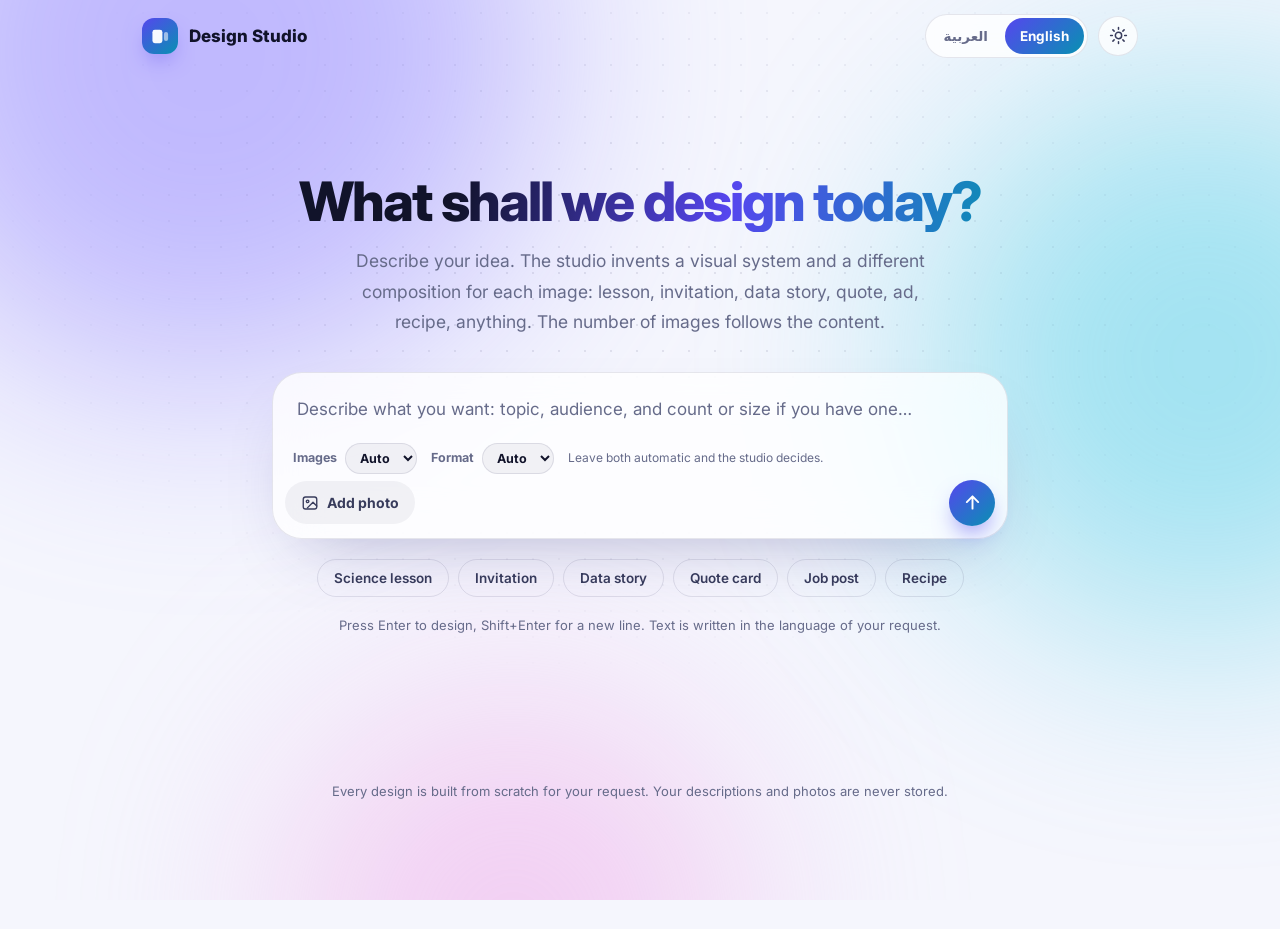
<file: index.html>
<!DOCTYPE html>
<html lang="ar" dir="rtl">
<head>
<meta charset="UTF-8">
<meta name="viewport" content="width=device-width, initial-scale=1">
<title>استوديو الشرائح</title>
<meta http-equiv="refresh" content="0; url=public/index.html">
<link rel="canonical" href="public/index.html">
</head>
<body style="margin:0;background:#090a12;color:#eceef8;font-family:system-ui,sans-serif;display:grid;place-items:center;min-height:100vh">
  <p style="text-align:center;line-height:1.8">
    انتقل إلى <a href="public/index.html" style="color:#9185ff">استوديو الشرائح</a>.
  </p>
</body>
</html>
</file>
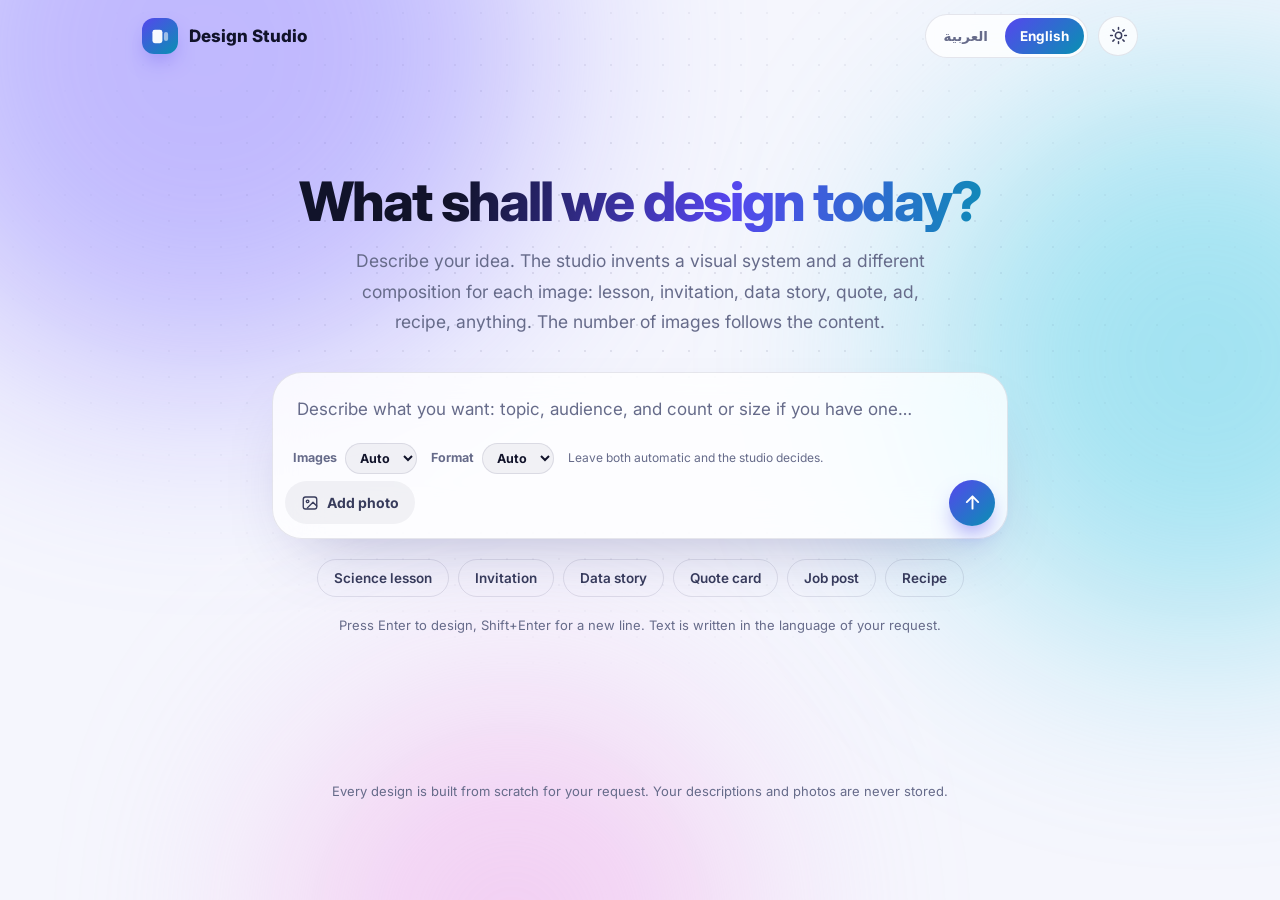
<file: public/index.html>
<!DOCTYPE html>
<html lang="ar" dir="rtl" data-theme="dark">
<head>
<meta charset="UTF-8">
<meta name="viewport" content="width=device-width, initial-scale=1">
<meta name="color-scheme" content="dark light">
<meta name="theme-color" content="#090a12">
<title>استوديو التصميم — صور مصمّمة لطلبك</title>
<meta name="description" content="صف ما تريده، ويصمّم المحرك مجموعة صور بهوية وتكوين خاصين بطلبك: درس، دعوة، بيانات، اقتباس، إعلان، وصفة، أو أي شيء آخر.">
<script>
(function () {
  var lang = "ar", theme = "dark";
  try {
    var saved = JSON.parse(localStorage.getItem("carousel-prefs") || "{}");
    if (saved.lang === "en" || saved.lang === "ar") lang = saved.lang;
    else if ((navigator.language || "").toLowerCase().indexOf("ar") !== 0) lang = "en";
    if (saved.theme === "dark" || saved.theme === "light") theme = saved.theme;
    else if (window.matchMedia && matchMedia("(prefers-color-scheme: light)").matches) theme = "light";
  } catch (e) {}
  document.documentElement.lang = lang;
  document.documentElement.dir = lang === "en" ? "ltr" : "rtl";
  document.documentElement.dataset.theme = theme;
})();
</script>
<link rel="preconnect" href="https://fonts.googleapis.com">
<link rel="preconnect" href="https://fonts.gstatic.com" crossorigin>
<link href="https://fonts.googleapis.com/css2?family=Inter:wght@400;500;600;700;800&family=Tajawal:wght@400;500;700;800&display=swap" rel="stylesheet">
<style>
  :root { --ease: cubic-bezier(.22,.68,.32,1); --font-ar: 'Tajawal', 'Segoe UI', system-ui, sans-serif; --font-en: 'Inter', 'Segoe UI', system-ui, sans-serif; }
  html[data-theme="dark"] {
    color-scheme: dark;
    --bg:#090a12; --ink:#eceef8; --ink-soft:#c3c8de; --muted:#8a90ab;
    --line:rgba(255,255,255,.10); --line-strong:rgba(255,255,255,.20);
    --surface-2:rgba(255,255,255,.06); --glass:rgba(18,20,36,.66);
    --brand:#9185ff; --brand-2:#3fd8ea; --brand-soft:rgba(145,133,255,.16);
    --on-brand:#070813; --ring:rgba(145,133,255,.30); --danger:#ff7a6e;
    --blob-1:#5b4bf0; --blob-2:#0ea5c6; --blob-3:#a21caf; --blob-o:.42;
    --dot:rgba(255,255,255,.075); --shadow:0 30px 80px -30px rgba(0,0,0,.8);
  }
  html[data-theme="light"] {
    color-scheme: light;
    --bg:#f5f6fd; --ink:#11132a; --ink-soft:#383c5c; --muted:#666b8a;
    --line:rgba(20,24,70,.10); --line-strong:rgba(20,24,70,.20);
    --surface-2:rgba(20,24,70,.05); --glass:rgba(255,255,255,.80);
    --brand:#5646ee; --brand-2:#0891b2; --brand-soft:rgba(86,70,238,.10);
    --on-brand:#ffffff; --ring:rgba(86,70,238,.22); --danger:#d92d20;
    --blob-1:#8b7dff; --blob-2:#4fd0e6; --blob-3:#f0a6e8; --blob-o:.50;
    --dot:rgba(20,24,70,.09); --shadow:0 30px 70px -34px rgba(40,40,120,.35);
  }
  *, *::before, *::after { box-sizing: border-box; }
  html { scroll-behavior: smooth; -webkit-text-size-adjust: 100%; }
  html[lang="ar"] { --font-body: var(--font-ar); }
  html[lang="en"] { --font-body: var(--font-en); }
  body {
    margin:0; min-height:100vh; position:relative; overflow-x:hidden;
    font-family:var(--font-body); font-size:16px; line-height:1.65;
    color:var(--ink); background:var(--bg);
    -webkit-font-smoothing:antialiased; text-rendering:optimizeLegibility;
  }
  .wrap { width:100%; max-width:1040px; margin-inline:auto; padding-inline:22px; }
  .sr-only { position:absolute; width:1px; height:1px; overflow:hidden; clip:rect(0 0 0 0); white-space:nowrap; border:0; }
  :focus-visible { outline:3px solid var(--brand); outline-offset:3px; }
  a { color:inherit; }

  .aurora { position:fixed; inset:0; z-index:0; overflow:hidden; pointer-events:none; }
  .blob { position:absolute; border-radius:50%; filter:blur(110px); opacity:var(--blob-o); animation:drift 26s ease-in-out infinite alternate; }
  .b1 { width:52vmax; height:52vmax; background:var(--blob-1); top:-22vmax; inset-inline-start:-10vmax; }
  .b2 { width:44vmax; height:44vmax; background:var(--blob-2); top:6vmax; inset-inline-end:-16vmax; animation-duration:32s; }
  .b3 { width:36vmax; height:36vmax; background:var(--blob-3); bottom:-20vmax; inset-inline-start:22vw; animation-duration:38s; }
  @keyframes drift { from { transform:translate3d(0,0,0) scale(1); } to { transform:translate3d(4vmax,5vmax,0) scale(1.12); } }
  .dots { position:absolute; inset:0; background-image:radial-gradient(var(--dot) 1.1px, transparent 1.2px); background-size:26px 26px; mask-image:radial-gradient(ellipse 70% 60% at 50% 30%, #000 20%, transparent 78%); }
  .page { position:relative; z-index:1; }

  .header-inner { display:flex; align-items:center; justify-content:space-between; gap:16px; height:72px; }
  .brand { display:inline-flex; align-items:center; gap:11px; text-decoration:none; font-weight:800; font-size:17px; }
  .mark { width:36px; height:36px; flex:none; border-radius:12px; display:grid; place-items:center; background:linear-gradient(140deg, var(--brand), var(--brand-2)); box-shadow:0 10px 24px -10px var(--brand); }
  .controls { display:flex; align-items:center; gap:10px; }
  .seg { display:inline-flex; padding:3px; gap:2px; border-radius:999px; background:var(--glass); border:1px solid var(--line); backdrop-filter:blur(14px); }
  .seg-btn { border:0; background:transparent; color:var(--muted); font:inherit; font-size:13.5px; font-weight:700; cursor:pointer; padding:7px 15px; border-radius:999px; }
  .seg-btn[aria-pressed="true"] { color:var(--on-brand); background:linear-gradient(135deg, var(--brand), var(--brand-2)); }
  .icon-btn { width:40px; height:40px; flex:none; display:grid; place-items:center; cursor:pointer; border-radius:50%; color:var(--ink-soft); background:var(--glass); border:1px solid var(--line); }
  .icon-btn svg { width:19px; height:19px; }
  .i-moon { display:none; }
  html[data-theme="dark"] .i-moon { display:block; }
  html[data-theme="dark"] .i-sun { display:none; }

  .stage { max-width:780px; padding-block:clamp(44px,11vh,120px) 20px; text-align:center; }
  .hero-title { margin:0 0 14px; font-size:clamp(2rem,5.6vw,3.4rem); font-weight:800; line-height:1.3; letter-spacing:-.02em; background:linear-gradient(100deg, var(--ink) 25%, var(--brand) 62%, var(--brand-2)); -webkit-background-clip:text; background-clip:text; color:transparent; }
  html[lang="en"] .hero-title { line-height:1.12; letter-spacing:-.035em; }
  .hero-lead { margin:0 auto 34px; max-width:600px; color:var(--muted); font-size:clamp(15.5px,2vw,17.5px); line-height:1.75; }

  .composer { position:relative; text-align:start; background:var(--glass); border:1px solid var(--line); border-radius:30px; backdrop-filter:blur(22px) saturate(1.4); box-shadow:var(--shadow); }
  .composer:focus-within { border-color:var(--brand); box-shadow:var(--shadow), 0 0 0 4px var(--ring); }
  .composer textarea { display:block; width:100%; min-height:60px; max-height:220px; resize:none; overflow-y:auto; margin:0; padding:22px 24px 6px; border:0; outline:0; background:transparent; font:inherit; font-size:17px; line-height:1.7; color:var(--ink); }
  .composer textarea::placeholder { color:var(--muted); }
  .attach-row { display:flex; align-items:center; gap:10px; padding:16px 20px 0; }
  .attach-row[hidden] { display:none; }
  .attach-row img { width:44px; height:44px; flex:none; border-radius:12px; object-fit:cover; border:1px solid var(--line); }
  .attach-row span { flex:0 1 auto; min-width:0; max-width:240px; font-size:13.5px; color:var(--ink-soft); overflow:hidden; text-overflow:ellipsis; white-space:nowrap; }
  .mini-x { width:28px; height:28px; flex:none; display:grid; place-items:center; cursor:pointer; border-radius:50%; border:0; background:var(--surface-2); color:var(--muted); }
  .mini-x svg { width:14px; height:14px; }

  .opts { display:flex; flex-wrap:wrap; align-items:center; gap:8px 14px; padding:10px 20px 0; }
  .opt { display:inline-flex; align-items:center; gap:8px; font-size:12.5px; font-weight:700; color:var(--muted); }
  .opt select { font:inherit; font-size:12.5px; font-weight:700; color:var(--ink); background:var(--surface-2); border:1px solid var(--line); border-radius:999px; padding:6px 10px; cursor:pointer; }
  .opt-hint { font-size:12px; color:var(--muted); }

  .composer-bar { display:flex; align-items:center; gap:10px; padding:6px 12px 12px; }
  .attach-btn { display:inline-flex; align-items:center; gap:8px; cursor:pointer; padding:9px 15px; border-radius:999px; font-size:14px; font-weight:700; color:var(--ink-soft); background:var(--surface-2); border:1px solid transparent; }
  .attach-btn svg { width:18px; height:18px; flex:none; }
  .counter { margin-inline-start:auto; font-size:12.5px; font-weight:600; color:var(--muted); font-variant-numeric:tabular-nums; }
  .counter.near { color:var(--danger); }
  .send { width:46px; height:46px; flex:none; display:grid; place-items:center; cursor:pointer; border:0; border-radius:50%; color:var(--on-brand); background:linear-gradient(135deg, var(--brand), var(--brand-2)); box-shadow:0 12px 26px -10px var(--brand); }
  .send:disabled { cursor:wait; }
  .send svg { width:21px; height:21px; }
  .send .spinner { display:none; width:20px; height:20px; border:2.4px solid currentColor; border-top-color:transparent; border-radius:50%; animation:spin .75s linear infinite; }
  .send.is-loading svg { display:none; }
  .send.is-loading .spinner { display:block; }
  @keyframes spin { to { transform:rotate(360deg); } }

  .chips { display:flex; flex-wrap:wrap; justify-content:center; gap:9px; margin-top:20px; }
  .chip { font:inherit; font-size:13.5px; font-weight:600; cursor:pointer; color:var(--ink-soft); background:transparent; border:1px solid var(--line); border-radius:999px; padding:7px 16px; }
  .chip:hover { color:var(--ink); border-color:var(--brand); background:var(--brand-soft); }
  .hint { margin:18px 0 0; color:var(--muted); font-size:13px; }
  .status { margin:10px 0 0; min-height:24px; font-size:14px; color:var(--muted); }
  .status.err { color:var(--danger); font-weight:700; }
  .status.busy { background:linear-gradient(90deg, var(--muted) 30%, var(--ink) 50%, var(--muted) 70%); background-size:220% 100%; -webkit-background-clip:text; background-clip:text; color:transparent; animation:shimmer 1.6s linear infinite; }
  @keyframes shimmer { from { background-position:100% 0; } to { background-position:-100% 0; } }

  .results { display:none; padding-block:clamp(48px,8vw,80px) 0; scroll-margin-top:24px; }
  .results.show { display:block; animation:rise .55s var(--ease) both; }
  @keyframes rise { from { opacity:0; transform:translateY(16px); } to { opacity:1; transform:none; } }
  .results-bar { display:flex; align-items:flex-end; justify-content:space-between; gap:16px; flex-wrap:wrap; margin-bottom:22px; }
  .results-bar h2 { margin:0 0 4px; font-size:clamp(22px,3vw,28px); font-weight:800; }
  .results-sub { margin:0; color:var(--muted); font-size:14.5px; }
  .bar-actions { display:flex; gap:10px; flex-wrap:wrap; }
  .btn-ghost { display:inline-flex; align-items:center; justify-content:center; gap:8px; font:inherit; font-size:14px; font-weight:700; cursor:pointer; color:var(--ink); background:var(--glass); border:1px solid var(--line-strong); border-radius:999px; padding:9px 18px; }
  .btn-ghost:hover:not(:disabled) { border-color:var(--brand); color:var(--brand); }
  .btn-ghost:disabled { opacity:.6; cursor:default; }
  .btn-ghost svg { width:16px; height:16px; flex:none; }

  .spec { margin:0 0 26px; padding:22px 24px; border:1px solid var(--line); border-radius:22px; background:var(--glass); backdrop-filter:blur(18px); display:grid; grid-template-columns:1.4fr 1fr; gap:20px 28px; }
  .spec[hidden] { display:none; }
  .spec-kicker { margin:0 0 6px; font-size:11.5px; font-weight:800; letter-spacing:.14em; text-transform:uppercase; color:var(--brand); }
  html[dir="rtl"] .spec-kicker { letter-spacing:0; }
  .spec-name { margin:0 0 8px; font-size:22px; font-weight:800; line-height:1.3; }
  .spec-idea { margin:0; color:var(--muted); font-size:14px; line-height:1.75; max-width:60ch; }
  .spec-meta { display:flex; flex-direction:column; gap:12px; align-items:flex-start; justify-content:center; }
  .spec-palette { display:flex; gap:6px; flex-wrap:wrap; }
  .spec-palette i { width:26px; height:26px; border-radius:50%; border:2px solid var(--glass); box-shadow:0 0 0 1px var(--line); }
  .spec-tags { display:flex; flex-wrap:wrap; gap:6px; }
  .spec-tags span { font-size:11.5px; font-weight:700; color:var(--muted); border:1px solid var(--line); border-radius:999px; padding:4px 10px; }
  .why { grid-column:1/-1; border-top:1px solid var(--line); padding-top:14px; }
  .why summary { cursor:pointer; font-size:13px; font-weight:800; }
  .why dl { display:grid; grid-template-columns:auto 1fr; gap:8px 16px; margin:14px 0 0; font-size:13.5px; line-height:1.7; }
  .why dt { color:var(--muted); font-weight:700; white-space:nowrap; }
  .why dd { margin:0; color:var(--ink-soft); }

  .slides { display:grid; grid-template-columns:repeat(auto-fill, minmax(min(100%,300px),1fr)); gap:28px 24px; }
  .slides.wide { grid-template-columns:repeat(auto-fill, minmax(min(100%,440px),1fr)); }
  .slide-card { min-width:0; }
  .slide-head { display:flex; align-items:baseline; gap:10px; padding:0 4px 10px; }
  .slide-index { font-size:13px; font-weight:800; color:var(--brand); font-variant-numeric:tabular-nums; }
  .frame { position:relative; width:100%; overflow:hidden; border-radius:20px; background:var(--surface-2); box-shadow:0 26px 50px -28px rgba(0,0,0,.6); direction:ltr; cursor:zoom-in; }
  .frame iframe { position:absolute; top:0; left:0; border:0; transform-origin:0 0; pointer-events:none; background:transparent; }
  .slide-foot { display:flex; padding:12px 4px 0; }
  .slide-foot .btn-ghost { padding:7px 15px; font-size:13px; }

  #overlay { position:fixed; inset:0; z-index:100; display:none; place-items:center; padding:3vh; background:rgba(5,6,8,.94); backdrop-filter:blur(16px); }
  #overlay.open { display:grid; }
  .overlay-inner { position:relative; }
  .zoom { position:relative; overflow:hidden; border-radius:10px; direction:ltr; box-shadow:0 50px 120px -30px #000; }
  .zoom iframe { position:absolute; top:0; left:0; border:0; transform-origin:0 0; background:#fff; }
  .overlay-close { position:fixed; top:18px; inset-inline-end:18px; width:42px; height:42px; border-radius:50%; border:1px solid var(--line); background:var(--glass); color:var(--ink); cursor:pointer; display:grid; place-items:center; z-index:101; }
  .overlay-close svg { width:18px; height:18px; }
  body.locked { overflow:hidden; }

  footer { padding-block:clamp(56px,8vw,90px) 36px; text-align:center; color:var(--muted); font-size:13px; }
  footer p { margin:0; }

  @media (max-width:720px) {
    .spec { grid-template-columns:1fr; }
    .slides { grid-template-columns:1fr; }
  }
  @media (max-width:560px) {
    .wrap { padding-inline:14px; }
    .header-inner { height:64px; }
    .composer { border-radius:26px; }
    .composer textarea { font-size:16px; padding:18px 18px 4px; }
    .attach-btn span { display:none; }
    .attach-btn { padding:10px; }
    .seg-btn { padding:7px 12px; }
    .opt-hint { display:none; }
  }
  @media (prefers-reduced-motion:reduce) {
    html { scroll-behavior:auto; }
    .blob { animation:none; }
    *, *::before, *::after { animation-duration:.01ms !important; transition-duration:.01ms !important; }
  }
</style>
</head>
<body>

<div class="aurora" aria-hidden="true">
  <div class="blob b1"></div><div class="blob b2"></div><div class="blob b3"></div>
  <div class="dots"></div>
</div>

<div class="page">
<header>
  <div class="wrap header-inner">
    <a class="brand" href="#top">
      <span class="mark" aria-hidden="true">
        <svg width="19" height="19" viewBox="0 0 20 20" fill="none"><rect x="1.5" y="3" width="10.5" height="14" rx="2.6" fill="#fff" fill-opacity=".96"/><rect x="13.6" y="5.2" width="4.4" height="9.6" rx="2.2" fill="#fff" fill-opacity=".55"/></svg>
      </span>
      <span data-i18n="brand">استوديو التصميم</span>
    </a>
    <div class="controls">
      <div class="seg" role="group" data-i18n-aria="langGroup">
        <button type="button" class="seg-btn" data-lang="ar" aria-pressed="true" lang="ar">العربية</button>
        <button type="button" class="seg-btn" data-lang="en" aria-pressed="false" lang="en">English</button>
      </div>
      <button type="button" class="icon-btn" id="themeBtn" aria-pressed="false">
        <svg class="i-sun" viewBox="0 0 24 24" fill="none" stroke="currentColor" stroke-width="1.9" stroke-linecap="round" aria-hidden="true"><circle cx="12" cy="12" r="4"/><path d="M12 2v2.2M12 19.8V22M2 12h2.2M19.8 12H22M4.9 4.9l1.6 1.6M17.5 17.5l1.6 1.6M19.1 4.9l-1.6 1.6M6.5 17.5l-1.6 1.6"/></svg>
        <svg class="i-moon" viewBox="0 0 24 24" fill="none" stroke="currentColor" stroke-width="1.9" stroke-linecap="round" stroke-linejoin="round" aria-hidden="true"><path d="M20.5 14.2A8.6 8.6 0 1 1 9.8 3.5a6.9 6.9 0 0 0 10.7 10.7Z"/></svg>
      </button>
    </div>
  </div>
</header>

<main id="top">
  <section class="stage wrap">
    <h1 class="hero-title" data-i18n="heroTitle">ماذا تريد أن نصمّم اليوم؟</h1>
    <p class="hero-lead" data-i18n="heroLead"></p>

    <div class="composer" id="composer">
      <div class="attach-row" id="attachRow" hidden>
        <img id="thumb" alt="">
        <span id="fileName"></span>
        <button type="button" class="mini-x" id="removePhoto" aria-label="إزالة الصورة">
          <svg viewBox="0 0 24 24" fill="none" stroke="currentColor" stroke-width="2.4" stroke-linecap="round" aria-hidden="true"><path d="M6 6l12 12M18 6 6 18"/></svg>
        </button>
      </div>

      <label class="sr-only" for="desc" data-i18n="descLabel">وصف الطلب</label>
      <textarea id="desc" maxlength="2000" rows="1" data-i18n-ph="descPlaceholder"></textarea>

      <div class="opts">
        <label class="opt"><span data-i18n="optCount">عدد الصور</span><select id="countSel"></select></label>
        <label class="opt"><span data-i18n="optRatio">المقاس</span><select id="ratioSel"></select></label>
        <span class="opt-hint" data-i18n="optHint"></span>
      </div>

      <div class="composer-bar">
        <label class="attach-btn" for="photo">
          <svg viewBox="0 0 24 24" fill="none" stroke="currentColor" stroke-width="1.8" stroke-linecap="round" stroke-linejoin="round" aria-hidden="true"><rect x="3" y="4" width="18" height="16" rx="3"/><circle cx="8.8" cy="9.8" r="1.7"/><path d="M21 16l-5-5-7.5 7.5"/></svg>
          <span data-i18n="attach">أرفق صورة</span>
        </label>
        <input class="sr-only" type="file" id="photo" accept="image/*">
        <span class="counter" id="counter"></span>
        <button type="button" class="send" id="go" aria-label="صمّم">
          <span class="spinner" aria-hidden="true"></span>
          <svg viewBox="0 0 24 24" fill="none" stroke="currentColor" stroke-width="2.2" stroke-linecap="round" stroke-linejoin="round" aria-hidden="true"><path d="M12 19V5M5.5 11.5 12 5l6.5 6.5"/></svg>
        </button>
      </div>
    </div>

    <div class="chips" id="chips"></div>
    <p class="hint" id="hint"></p>
    <p class="status" id="msg" role="status" aria-live="polite"></p>
  </section>

  <section id="results" class="results wrap" aria-labelledby="resultsTitle">
    <div class="results-bar">
      <div>
        <h2 id="resultsTitle" data-i18n="resultsTitle">تصميمك جاهز</h2>
        <p class="results-sub" id="resultsSub"></p>
      </div>
      <div class="bar-actions">
        <button type="button" class="btn-ghost" id="restyle">
          <svg viewBox="0 0 24 24" fill="none" stroke="currentColor" stroke-width="1.9" stroke-linecap="round" stroke-linejoin="round" aria-hidden="true"><path d="M20 11a8 8 0 0 0-14.5-4.5L4 8"/><path d="M4 4v4h4"/><path d="M4 13a8 8 0 0 0 14.5 4.5L20 16"/><path d="M20 20v-4h-4"/></svg>
          <span data-i18n="restyle">تصميم آخر</span>
        </button>
        <button type="button" class="btn-ghost" id="all">
          <svg viewBox="0 0 24 24" fill="none" stroke="currentColor" stroke-width="1.9" stroke-linecap="round" stroke-linejoin="round" aria-hidden="true"><path d="M12 3v12m0 0 4.5-4.5M12 15l-4.5-4.5"/><path d="M4 17v2.5A1.5 1.5 0 0 0 5.5 21h13a1.5 1.5 0 0 0 1.5-1.5V17"/></svg>
          <span data-i18n="downloadAll">تحميل الكل</span>
        </button>
      </div>
    </div>

    <section class="spec" id="spec" hidden>
      <div>
        <p class="spec-kicker" id="specKicker"></p>
        <h3 class="spec-name" id="specName"></h3>
        <p class="spec-idea" id="specIdea"></p>
      </div>
      <div class="spec-meta">
        <div class="spec-palette" id="specPalette" aria-hidden="true"></div>
        <div class="spec-tags" id="specTags"></div>
      </div>
      <details class="why" id="why">
        <summary data-i18n="why">كيف صُمّم هذا؟</summary>
        <dl id="whyList"></dl>
      </details>
    </section>

    <div class="slides" id="slides"></div>
  </section>

  <footer><p data-i18n="footer"></p></footer>
</main>
</div>

<div id="overlay" role="dialog" aria-modal="true" aria-label="عرض الصورة">
  <button type="button" class="overlay-close" id="overlayClose" aria-label="إغلاق">
    <svg viewBox="0 0 24 24" fill="none" stroke="currentColor" stroke-width="2.4" stroke-linecap="round" aria-hidden="true"><path d="M6 6l12 12M18 6 6 18"/></svg>
  </button>
  <div class="overlay-inner" id="overlayInner"></div>
</div>

<script>
/* ============================================================
   strings
   ============================================================ */
const I18N = {
  ar: {
    title: 'استوديو التصميم — صور مصمّمة لطلبك',
    metaDesc: 'صف ما تريده، ويصمّم المحرك مجموعة صور بهوية وتكوين خاصين بطلبك: درس، دعوة، بيانات، اقتباس، إعلان، وصفة، أو أي شيء آخر.',
    brand: 'استوديو التصميم',
    langGroup: 'اختيار اللغة',
    themeToDark: 'التبديل إلى الوضع الليلي',
    themeToLight: 'التبديل إلى الوضع النهاري',
    heroTitle: 'ماذا تريد أن نصمّم اليوم؟',
    heroLead: 'اكتب فكرتك أو طلبك، وسيبتكر المحرك هوية بصرية وتكوينًا لكل صورة بحسب المحتوى: درس، دعوة، تحليل بيانات، اقتباس، إعلان، وصفة، أو أي شيء تطلبه. العدد يتبع المحتوى، لا العكس.',
    descLabel: 'وصف الطلب',
    descPlaceholder: 'صف ما تريد: الموضوع، الجمهور، والعدد أو المقاس إن أردت…',
    attach: 'أرفق صورة',
    removePhoto: 'إزالة الصورة',
    generate: 'صمّم',
    optCount: 'عدد الصور',
    optRatio: 'المقاس',
    optHint: 'اتركها تلقائية ليقرر المحرك.',
    auto: 'تلقائي',
    generating: 'جارٍ ابتكار الاتجاه البصري وبناء الصور… قد يستغرق ذلك دقيقة إلى دقيقتين.',
    hint: 'اضغط Enter للتصميم، وShift+Enter لسطر جديد. تُكتب النصوص بلغة طلبك.',
    hintTouch: 'تُكتب النصوص بلغة طلبك. تبقى صورتك على جهازك حتى لحظة التصميم.',
    resultsTitle: 'تصميمك جاهز',
    resultsSub: (n) => (n === 1 ? 'صورة واحدة بهوية خاصة بطلبك.' : n + ' صور بهوية خاصة بطلبك، جاهزة للتحميل والنشر.'),
    downloadAll: 'تحميل الكل',
    restyle: 'تصميم آخر',
    downloadSlide: 'تحميل',
    exporting: 'جارٍ تجهيز الصورة…',
    slideAlt: 'معاينة الصورة',
    footer: 'كل تصميم يُبنى من الصفر لطلبك. لا تُخزَّن أوصافك ولا صورك.',
    why: 'كيف صُمّم هذا؟',
    whyRoot: 'المصدر',
    whyMotif: 'الموتيف',
    whyGrid: 'الشبكة',
    whyRhythm: 'الإيقاع',
    whyConstraint: 'قيد التصميم',
    unit: (n) => (n === 1 ? 'صورة' : 'صور'),
    errors: {
      empty: 'اكتب طلبك أولًا.',
      empty_description: 'اكتب طلبك أولًا.',
      no_key: 'خدمة الذكاء الاصطناعي غير مهيأة على الخادم. أضف المفتاح ثم أعد المحاولة.',
      invalid_request: 'تعذّر قراءة الطلب، أعد المحاولة.',
      upstream: 'خدمة الذكاء الاصطناعي مشغولة الآن، جرّب بعد قليل.',
      upstream_error: 'خدمة الذكاء الاصطناعي أعادت خطأً، جرّب بعد قليل.',
      incomplete: 'جاء التصميم ناقصًا، أعد المحاولة.',
      network_error: 'تعذّر الاتصال، تحقق من الشبكة ثم أعد المحاولة.',
      export: 'تعذّر تصدير الصورة في هذا المتصفح. جرّب Chrome أو Edge.',
      generic: 'حدث خطأ غير متوقع، جرّب مرة أخرى.'
    },
    examples: [
      { label: 'درس علمي', text: 'ملخص مرئي لدرس التمثيل الضوئي لطلاب المرحلة الثانوية: المراحل، والمعادلة، والعوامل المؤثرة.' },
      { label: 'دعوة', text: 'دعوة لورشة تصوير للمبتدئين يوم السبت الساعة 5 مساءً في المكتبة العامة، المقاعد محدودة والتسجيل مجاني.' },
      { label: 'تحليل بيانات', text: 'تحليل من 1,240 طلبًا: 38% إعادة شراء، ومتوسط تقييم 4.6 من 5، وأكثر ثلاث فئات طلبًا. أريد قراءة هادئة لا إعلانًا.' },
      { label: 'اقتباس', text: 'بطاقة اقتباس من كتاب عن الانتباه: «ما لا تنتبه إليه لا تملكه»، مع نسبته إلى الكاتب.' },
      { label: 'إعلان وظيفة', text: 'إعلان وظيفة مصمم واجهات في شركة صغيرة: خبرة سنتين، عمل هجين، والتقديم عبر البريد jobs@example.com.' },
      { label: 'وصفة', text: 'وصفة قهوة مثلجة بالبرتقال: المكوّنات، خمس خطوات، ونصيحة أخيرة للتقديم.' }
    ]
  },
  en: {
    title: 'Design Studio — images designed for your request',
    metaDesc: 'Describe what you need and the studio designs a set with its own visual system: lesson, invitation, data story, quote, ad, recipe, or anything else.',
    brand: 'Design Studio',
    langGroup: 'Choose language',
    themeToDark: 'Switch to dark mode',
    themeToLight: 'Switch to light mode',
    heroTitle: 'What shall we design today?',
    heroLead: 'Describe your idea. The studio invents a visual system and a different composition for each image: lesson, invitation, data story, quote, ad, recipe, anything. The number of images follows the content.',
    descLabel: 'What do you want designed',
    descPlaceholder: 'Describe what you want: topic, audience, and count or size if you have one…',
    attach: 'Add photo',
    removePhoto: 'Remove photo',
    generate: 'Design',
    optCount: 'Images',
    optRatio: 'Format',
    optHint: 'Leave both automatic and the studio decides.',
    auto: 'Auto',
    generating: 'Inventing the direction and building the images… this can take one to two minutes.',
    hint: 'Press Enter to design, Shift+Enter for a new line. Text is written in the language of your request.',
    hintTouch: 'Text is written in the language of your request. Your photo stays on your device until you design.',
    resultsTitle: 'Your design is ready',
    resultsSub: (n) => (n === 1 ? 'One image with a look made for your request.' : n + ' images with a look made for your request, ready to download.'),
    downloadAll: 'Download all',
    restyle: 'New design',
    downloadSlide: 'Download',
    exporting: 'Preparing the image…',
    slideAlt: 'Image preview',
    footer: 'Every design is built from scratch for your request. Your descriptions and photos are never stored.',
    why: 'How was this designed?',
    whyRoot: 'Source',
    whyMotif: 'Motif',
    whyGrid: 'Grid',
    whyRhythm: 'Rhythm',
    whyConstraint: 'Design constraint',
    unit: (n) => (n === 1 ? 'image' : 'images'),
    errors: {
      empty: 'Please describe what you want first.',
      empty_description: 'Please describe what you want first.',
      no_key: 'The AI service is not configured on the server yet.',
      invalid_request: 'The request could not be read. Please try again.',
      upstream: 'The AI service is busy right now. Try again in a moment.',
      upstream_error: 'The AI service returned an error. Try again shortly.',
      incomplete: 'The design came back incomplete. Please try again.',
      network_error: 'Connection failed. Check your network and try again.',
      export: 'Exporting is not supported in this browser. Try Chrome or Edge.',
      generic: 'Something went wrong. Please try again.'
    },
    examples: [
      { label: 'Science lesson', text: 'A visual summary of photosynthesis for high-school students: the stages, the equation, and the factors that affect it.' },
      { label: 'Invitation', text: 'An invitation to a beginner photography workshop on Saturday at 5 pm at the public library. Limited seats, free registration.' },
      { label: 'Data story', text: 'A quiet analysis of 1,240 orders: 38% repeat purchase, an average rating of 4.6 out of 5, and the three most ordered categories. Not an ad.' },
      { label: 'Quote card', text: 'A quote card from a book on attention: "What you do not attend to, you do not own," with the author credited.' },
      { label: 'Job post', text: 'A job post for a UI designer at a small company: two years of experience, hybrid work, apply at jobs@example.com.' },
      { label: 'Recipe', text: 'An iced orange coffee recipe: ingredients, five steps, and one serving tip.' }
    ]
  }
};

/* ============================================================
   state
   ============================================================ */
const $ = (id) => document.getElementById(id);
const root = document.documentElement;
const isTouch = window.matchMedia && matchMedia('(pointer: coarse)').matches;

const savedPrefs = (() => {
  try { return JSON.parse(localStorage.getItem('carousel-prefs') || '{}'); } catch (e) { return {}; }
})();

const state = {
  lang: root.lang === 'en' ? 'en' : 'ar',
  theme: root.dataset.theme === 'light' ? 'light' : 'dark',
  photo: null,
  photoRatio: 0,
  count: Number(savedPrefs.count) || 0,
  ratio: ['auto', '4:5', '1:1', '9:16', '16:9', '3:4', '2:3'].includes(savedPrefs.ratio) ? savedPrefs.ratio : 'auto',
  result: null
};

const els = {
  desc: $('desc'), counter: $('counter'), chips: $('chips'), hint: $('hint'),
  photo: $('photo'), composer: $('composer'), thumb: $('thumb'), fileName: $('fileName'),
  attachRow: $('attachRow'), removePhoto: $('removePhoto'),
  countSel: $('countSel'), ratioSel: $('ratioSel'),
  go: $('go'), msg: $('msg'), results: $('results'), slides: $('slides'),
  all: $('all'), restyle: $('restyle'), resultsSub: $('resultsSub'), themeBtn: $('themeBtn'),
  spec: $('spec'), specKicker: $('specKicker'), specName: $('specName'), specIdea: $('specIdea'),
  specPalette: $('specPalette'), specTags: $('specTags'), why: $('why'), whyList: $('whyList'),
  overlay: $('overlay'), overlayInner: $('overlayInner'), overlayClose: $('overlayClose')
};

const dict = () => I18N[state.lang];

function savePrefs() {
  try {
    localStorage.setItem('carousel-prefs', JSON.stringify({
      lang: state.lang, theme: state.theme, count: state.count, ratio: state.ratio
    }));
  } catch (e) {}
}

/* ============================================================
   language + theme
   ============================================================ */
function applyLang(lang, opts) {
  state.lang = lang;
  const d = I18N[lang];

  root.lang = lang;
  root.dir = lang === 'en' ? 'ltr' : 'rtl';
  document.title = d.title;
  const meta = document.querySelector('meta[name="description"]');
  if (meta) meta.setAttribute('content', d.metaDesc);

  document.querySelectorAll('[data-i18n]').forEach((el) => {
    const value = d[el.dataset.i18n];
    if (typeof value === 'string') el.textContent = value;
  });
  document.querySelectorAll('[data-i18n-ph]').forEach((el) => {
    el.setAttribute('placeholder', d[el.dataset.i18nPh] || '');
  });
  document.querySelectorAll('[data-i18n-aria]').forEach((el) => {
    el.setAttribute('aria-label', d[el.dataset.i18nAria] || '');
  });

  els.hint.textContent = isTouch ? d.hintTouch : d.hint;
  els.go.setAttribute('aria-label', d.generate);
  els.removePhoto.setAttribute('aria-label', d.removePhoto);
  els.overlay.setAttribute('aria-label', d.slideAlt);
  els.overlayClose.setAttribute('aria-label', lang === 'en' ? 'Close' : 'إغلاق');

  document.querySelectorAll('.seg-btn').forEach((btn) => {
    btn.setAttribute('aria-pressed', String(btn.dataset.lang === lang));
  });

  fillSelects();
  buildChips();
  updateCounter();
  updateThemeLabel();
  updateResultsSub();
  if (!opts || opts.save !== false) savePrefs();
}

function fillSelects() {
  const d = dict();
  if (els.countSel.options.length) els.countSel.options[0].textContent = d.auto;
  if (els.ratioSel.options.length) els.ratioSel.options[0].textContent = d.auto;
  els.countSel.value = String(state.count);
  els.ratioSel.value = state.ratio;
}

function buildChips() {
  els.chips.innerHTML = '';
  dict().examples.forEach((ex) => {
    const btn = document.createElement('button');
    btn.type = 'button';
    btn.className = 'chip';
    btn.textContent = ex.label;
    btn.addEventListener('click', () => {
      els.desc.value = ex.text;
      updateCounter();
      autosize();
      els.desc.focus();
    });
    els.chips.appendChild(btn);
  });
}

function applyTheme(theme, opts) {
  state.theme = theme;
  root.dataset.theme = theme;
  const meta = document.querySelector('meta[name="theme-color"]');
  if (meta) meta.setAttribute('content', theme === 'dark' ? '#090a12' : '#f5f6fd');
  updateThemeLabel();
  if (!opts || opts.save !== false) savePrefs();
}

function updateThemeLabel() {
  const d = dict();
  const toDark = state.theme === 'light';
  els.themeBtn.setAttribute('aria-pressed', String(!toDark));
  els.themeBtn.setAttribute('aria-label', toDark ? d.themeToDark : d.themeToLight);
  els.themeBtn.title = toDark ? d.themeToDark : d.themeToLight;
}

function updateResultsSub() {
  const n = state.result ? state.result.slides.length : 0;
  els.resultsSub.textContent = n ? dict().resultsSub(n) : '';
}

/* ============================================================
   composer
   ============================================================ */
function updateCounter() {
  const n = els.desc.value.length;
  els.counter.textContent = n ? n + ' / 2000' : '';
  els.counter.classList.toggle('near', n > 1800);
}

function autosize() {
  els.desc.style.height = 'auto';
  els.desc.style.height = Math.min(els.desc.scrollHeight, 220) + 'px';
}

function setStatus(text, isErr, busy) {
  els.msg.textContent = text || '';
  els.msg.className = 'status' + (isErr ? ' err' : '') + (busy ? ' busy' : '');
}

function setFile(file) {
  if (!file) {
    state.photo = null;
    state.photoRatio = 0;
    els.photo.value = '';
    els.attachRow.hidden = true;
    els.thumb.removeAttribute('src');
    els.fileName.textContent = '';
    return;
  }
  if (!file.type.startsWith('image/')) { setStatus(dict().errors.generic, true); return; }

  const url = URL.createObjectURL(file);
  const img = new Image();
  img.onload = () => {
    const k = Math.min(1, 1200 / Math.max(img.width, img.height));
    const c = document.createElement('canvas');
    c.width = Math.round(img.width * k);
    c.height = Math.round(img.height * k);
    c.getContext('2d').drawImage(img, 0, 0, c.width, c.height);
    state.photo = c.toDataURL(file.type === 'image/png' ? 'image/png' : 'image/jpeg', 0.88);
    state.photoRatio = +(img.width / img.height).toFixed(2);
    els.thumb.src = state.photo;
    els.fileName.textContent = file.name;
    els.attachRow.hidden = false;
    URL.revokeObjectURL(url);
  };
  img.onerror = () => { URL.revokeObjectURL(url); setStatus(dict().errors.generic, true); };
  img.src = url;
}

els.desc.addEventListener('input', () => { updateCounter(); autosize(); });
els.photo.addEventListener('change', (e) => setFile(e.target.files && e.target.files[0]));
els.removePhoto.addEventListener('click', () => setFile(null));

['dragenter', 'dragover'].forEach((evt) => els.composer.addEventListener(evt, (e) => {
  e.preventDefault(); els.composer.classList.add('is-drag');
}));
['dragleave', 'dragend'].forEach((evt) => els.composer.addEventListener(evt, () => els.composer.classList.remove('is-drag')));
els.composer.addEventListener('drop', (e) => {
  e.preventDefault();
  els.composer.classList.remove('is-drag');
  const file = e.dataTransfer && e.dataTransfer.files && e.dataTransfer.files[0];
  if (file) setFile(file);
});

for (let i = 0; i <= 10; i++) {
  const o = document.createElement('option');
  o.value = String(i);
  o.textContent = i ? String(i) : 'تلقائي';
  els.countSel.appendChild(o);
}
[['auto', 'تلقائي'], ['4:5', '4:5'], ['1:1', '1:1'], ['9:16', '9:16'], ['16:9', '16:9'], ['3:4', '3:4'], ['2:3', '2:3']]
  .forEach(([v, label]) => {
    const o = document.createElement('option');
    o.value = v;
    o.textContent = label;
    els.ratioSel.appendChild(o);
  });

els.countSel.addEventListener('change', () => {
  state.count = Number(els.countSel.value) || 0;
  savePrefs();
});
els.ratioSel.addEventListener('change', () => {
  state.ratio = els.ratioSel.value;
  savePrefs();
});

/* ============================================================
   avoid memory
   ============================================================ */
function readAvoid() {
  try {
    const a = JSON.parse(localStorage.getItem('studio-avoid') || '{}');
    const list = (v) => (Array.isArray(v) ? v : []);
    return { concepts: list(a.concepts), palettes: list(a.palettes), fonts: list(a.fonts), constraints: list(a.constraints) };
  } catch (e) {
    return { concepts: [], palettes: [], fonts: [], constraints: [] };
  }
}

function rememberDesign(meta) {
  const a = readAvoid();
  const put = (arr, v, n) => [v].concat(arr.filter((x) => x && x !== v)).slice(0, n);
  if (meta.direction) a.concepts = put(a.concepts, meta.direction, 5);
  if (meta.palette) a.palettes = put(a.palettes, (meta.palette.bg || '') + '/' + (meta.palette.accent || ''), 5);
  if (meta.fonts && meta.fonts.length) a.fonts = put(a.fonts, meta.fonts.join(' + '), 4);
  if (meta.constraint) a.constraints = put(a.constraints, meta.constraint, 5);
  try { localStorage.setItem('studio-avoid', JSON.stringify(a)); } catch (e) {}
}

/* ============================================================
   generate
   ============================================================ */
function setBusy(busy) {
  els.go.disabled = busy;
  els.restyle.disabled = busy;
  els.go.classList.toggle('is-loading', busy);
}

async function generate(variation) {
  if (els.go.disabled) return;
  const d = dict();
  const description = els.desc.value.trim();
  if (!description) { setStatus(d.errors.empty, true); els.desc.focus(); return; }

  setBusy(true);
  setStatus(d.generating, false, true);

  try {
    const res = await fetch('/api/generate', {
      method: 'POST',
      headers: { 'Content-Type': 'application/json' },
      body: JSON.stringify({
        description,
        uiLang: state.lang,
        count: state.count,
        ratio: state.ratio,
        hasPhoto: !!state.photo,
        photoRatio: state.photoRatio,
        avoid: readAvoid(),
        variation: variation === true
      })
    });

    let data = null;
    try { data = await res.json(); } catch (e) {}

    if (!res.ok) {
      const code = data && data.code;
      setStatus((code && d.errors[code]) || (data && data.error) || d.errors.generic, true);
      return;
    }
    if (!data || !Array.isArray(data.slides) || !data.slides.length || !data.meta) {
      setStatus(d.errors.incomplete, true);
      return;
    }

    state.result = Object.assign({}, data, { photo: state.photo });
    rememberDesign(data.meta);
    render();
    setStatus('');
    els.results.scrollIntoView({ behavior: 'smooth', block: 'start' });
  } catch (err) {
    setStatus(d.errors.network_error, true);
  } finally {
    setBusy(false);
  }
}

els.go.addEventListener('click', () => generate(false));
els.restyle.addEventListener('click', () => generate(true));
els.desc.addEventListener('keydown', (e) => {
  if (e.isComposing) return;
  const submit = e.key === 'Enter' && (e.ctrlKey || e.metaKey || (!e.shiftKey && !isTouch));
  if (submit) { e.preventDefault(); generate(false); }
});

/* ============================================================
   sanitize
   ============================================================ */
function sanitizeCss(css) {
  return String(css)
    .replace(/@import[^;]*;?/gi, '')
    .replace(/expression\s*\(|behavior\s*:|javascript:/gi, '')
    .replace(/url\(\s*(['"]?)(?!data:image\/|#)[^)]*\)/gi, 'none');
}

function scopeCss(css) {
  return css
    .replace(/:root/g, '.__root')
    .replace(/(^|[}\s,>+~])(html|body)(?=[\s,{.:#\[>+~])/g, '$1.__root');
}

function sanitizeHtml(html) {
  const doc = new DOMParser().parseFromString('<body>' + html, 'text/html');
  doc.querySelectorAll('script,iframe,object,embed,link,meta,base,form,input,button,audio,video,style').forEach((n) => n.remove());
  doc.body.querySelectorAll('*').forEach((el) => {
    Array.from(el.attributes).forEach((a) => {
      const n = a.name.toLowerCase();
      const v = a.value.trim().toLowerCase();
      if (n.startsWith('on')) el.removeAttribute(a.name);
      else if ((n === 'src' || n === 'href' || n === 'xlink:href') && !(v.startsWith('data:image/') || v.startsWith('#'))) el.removeAttribute(a.name);
      else if (n === 'style') el.setAttribute('style', sanitizeCss(a.value));
    });
  });
  return doc.body.innerHTML;
}

const RESET_CSS =
  '*,*::before,*::after{box-sizing:border-box}' +
  '.__root :where(h1,h2,h3,h4,h5,p,ul,ol,figure,blockquote){margin:0}' +
  '.__root :where(ul,ol){padding:0;list-style:none}';

function pageCss(W, H, css) {
  return RESET_CSS + '.__root{width:' + W + 'px;height:' + H + 'px;position:relative;overflow:hidden;margin:0}' + css;
}

/* ============================================================
   auto layout repair inside each slide
   ============================================================ */
const rgbHex = (a) => '#' + a.map((v) => Math.round(Math.max(0, Math.min(255, v))).toString(16).padStart(2, '0')).join('');
const hexRgb = (h) => { const n = parseInt(h.slice(1), 16); return [(n >> 16) & 255, (n >> 8) & 255, n & 255]; };
const mixHex = (a, b, t) => { const x = hexRgb(a), y = hexRgb(b); return rgbHex(x.map((v, i) => v + (y[i] - v) * t)); };
const lumHex = (h) => {
  const c = hexRgb(h).map((v) => { v /= 255; return v <= 0.03928 ? v / 12.92 : Math.pow((v + 0.055) / 1.055, 2.4); });
  return 0.2126 * c[0] + 0.7152 * c[1] + 0.0722 * c[2];
};
const contrastHex = (a, b) => { const x = lumHex(a), y = lumHex(b); return (Math.max(x, y) + 0.05) / (Math.min(x, y) + 0.05); };
function readableOn(bg) {
  const light = mixHex(bg, '#ffffff', 0.93), dark = mixHex(bg, '#000000', 0.9);
  return contrastHex(bg, light) >= contrastHex(bg, dark) ? light : dark;
}
function parseRgb(c) {
  const m = String(c || '').match(/rgba?\(([^)]+)\)/);
  if (!m) return null;
  const p = m[1].split(/[\s,\/]+/).filter(Boolean).map(Number);
  return { r: p[0], g: p[1], b: p[2], a: p.length > 3 ? p[3] : 1 };
}

function autoFix(doc, W, H) {
  const win = doc.defaultView;
  const cs = (el) => win.getComputedStyle(el);

  const hasOwnText = (el) => Array.from(el.childNodes).some((n) => n.nodeType === 3 && n.textContent.trim());
  const isDecor = (el) => !!el.closest('[aria-hidden="true"]');
  const textEls = () => Array.from(doc.body.querySelectorAll('*')).filter((el) =>
    !el.closest('svg') && !/^(STYLE|SCRIPT)$/i.test(el.tagName) && hasOwnText(el) && !isDecor(el));

  const rects = (el) => {
    const out = [];
    el.childNodes.forEach((n) => {
      if (n.nodeType !== 3 || !n.textContent.trim()) return;
      const rg = doc.createRange();
      rg.selectNodeContents(n);
      const fsz = parseFloat(cs(n.parentElement).fontSize) || 16;
      const ink = fsz * 1.2;
      Array.from(rg.getClientRects()).forEach((q) => {
        if (q.width <= 1 || q.height <= 1) return;
        const cy = q.top + q.height / 2;
        out.push({ left: q.left, right: q.right, top: cy - ink / 2, bottom: cy + ink / 2, width: q.width, height: ink });
      });
    });
    return out;
  };

  const overlap = (a, b) => {
    const pad = 6;
    const w = Math.min(a.right, b.right) - Math.max(a.left, b.left);
    const h = Math.min(a.bottom + pad, b.bottom + pad) - Math.max(a.top - pad, b.top - pad);
    return w > 0 && h > 0 && (w * h) / Math.min(a.width * a.height, b.width * b.height) > 0.1;
  };

  const fontOf = (el) => parseFloat(cs(el).fontSize) || 0;
  const shrink = (el) => {
    [el].concat(Array.from(el.querySelectorAll('*'))).forEach((e) => {
      const s = cs(e);
      const f = parseFloat(s.fontSize);
      if (f) e.style.fontSize = (f * 0.94) + 'px';
      if (/px$/.test(s.lineHeight)) e.style.lineHeight = (parseFloat(s.lineHeight) * 0.94) + 'px';
    });
  };

  for (let guard = 0; guard < 40; guard++) {
    const info = textEls().map((el) => ({ el, rs: rects(el) })).filter((x) => x.rs.length);
    let cands = null;

    for (const x of info) {
      if (x.rs.some((q) => q.left < -2 || q.right > W + 2 || q.top < -6 || q.bottom > H + 6)) {
        cands = [x.el];
        break;
      }
    }
    if (!cands) {
      outer:
      for (let i = 0; i < info.length; i++) {
        for (let j = i + 1; j < info.length; j++) {
          if (info[i].el.contains(info[j].el) || info[j].el.contains(info[i].el)) continue;
          if (info[i].rs.some((a) => info[j].rs.some((b) => overlap(a, b)))) {
            cands = [info[i].el, info[j].el];
            break outer;
          }
        }
      }
    }
    if (!cands) break;

    const max = cands.slice().sort((a, b) => fontOf(b) - fontOf(a))[0];
    if (fontOf(max) <= 20) break;
    shrink(max);
  }

  const bgAt = (el, x, y) => {
    for (const e of doc.elementsFromPoint(x, y)) {
      if (e !== el && el.contains(e)) continue;
      if (/^(IMG|VIDEO|CANVAS)$/i.test(e.tagName)) return null;
      const s = cs(e);
      if (e.ownerSVGElement) {
        if (/url\(/.test(s.fill)) return null;
        const f = parseRgb(s.fill);
        if (f && f.a * parseFloat(s.fillOpacity || 1) > 0.95) return f;
        continue;
      }
      const c = parseRgb(s.backgroundColor);
      if (c && c.a > 0.95) return c;
      if (s.backgroundImage !== 'none') return null;
    }
    return { r: 255, g: 255, b: 255, a: 1 };
  };

  textEls().forEach((el) => {
    const q = rects(el)[0];
    if (!q) return;
    const bg = bgAt(el, Math.min(Math.max(q.left + q.width / 2, 1), W - 1), Math.min(Math.max(q.top + q.height / 2, 1), H - 1));
    const fg = parseRgb(cs(el).color);
    if (!bg || !fg) return;
    const bgHex = rgbHex([bg.r, bg.g, bg.b]);
    const need = fontOf(el) >= 48 ? 3 : 4.5;
    if (contrastHex(rgbHex([fg.r, fg.g, fg.b]), bgHex) < need) {
      const fix = readableOn(bgHex);
      el.style.color = fix;
      el.style.webkitTextFillColor = fix;
    }
  });
}

/* ============================================================
   render
   ============================================================ */
function slideHtml(R, i, fixed) {
  const raw = fixed && R.fixed && R.fixed[i] ? R.fixed[i] : R.slides[i];
  return sanitizeHtml(String(raw).split('{{PHOTO}}').join(R.photo || ''));
}

function wrapDoc(R, html, css) {
  return '<!doctype html><html lang="' + R.meta.lang + '" dir="' + R.meta.dir + '"><head><meta charset="utf-8">' +
    (R.fontsUrl ? '<link rel="stylesheet" href="' + R.fontsUrl + '">' : '') +
    '<style>html,body{margin:0;padding:0}' + css + '</style></head><body class="__root">' + html + '</body></html>';
}

function render() {
  const R = state.result;
  if (!R) return;

  const { w: W, h: H } = R.meta;
  const css = pageCss(W, H, scopeCss(sanitizeCss(R.css)));
  R.cssResolved = css;
  R.fixed = {};

  els.slides.innerHTML = '';
  els.slides.classList.toggle('wide', W > H);

  R.slides.forEach((_, i) => {
    const card = document.createElement('article');
    card.className = 'slide-card';

    const head = document.createElement('div');
    head.className = 'slide-head';
    const idx = document.createElement('span');
    idx.className = 'slide-index';
    idx.textContent = String(i + 1).padStart(2, '0') + ' / ' + String(R.slides.length).padStart(2, '0');
    head.appendChild(idx);

    const frame = document.createElement('div');
    frame.className = 'frame';
    frame.style.aspectRatio = W + ' / ' + H;

    const iframe = document.createElement('iframe');
    iframe.setAttribute('sandbox', 'allow-same-origin');
    iframe.setAttribute('title', dict().slideAlt + ' ' + (i + 1));
    iframe.width = W;
    iframe.height = H;
    iframe.srcdoc = wrapDoc(R, slideHtml(R, i, false), css);

    iframe.addEventListener('load', async () => {
      try {
        const doc = iframe.contentDocument;
        await new Promise((r) => setTimeout(r, 80));
        await doc.fonts.ready;
        autoFix(doc, W, H);
        R.fixed[i] = doc.body.innerHTML;
      } catch (e) {}
    });

    frame.appendChild(iframe);
    frame.addEventListener('click', () => openSlide(i));

    const foot = document.createElement('div');
    foot.className = 'slide-foot';
    const dl = document.createElement('button');
    dl.type = 'button';
    dl.className = 'btn-ghost';
    dl.innerHTML = ICON_DOWNLOAD;
    const label = document.createElement('span');
    label.textContent = dict().downloadSlide;
    dl.appendChild(label);
    dl.addEventListener('click', (e) => { e.stopPropagation(); downloadOne(i, dl); });
    foot.appendChild(dl);

    card.append(head, frame, foot);
    els.slides.appendChild(card);
  });

  renderSpec(R.meta);
  els.results.classList.add('show');
  fitFrames();
  updateResultsSub();
}

const ICON_DOWNLOAD =
  '<svg viewBox="0 0 24 24" fill="none" stroke="currentColor" stroke-width="1.9" stroke-linecap="round" stroke-linejoin="round" aria-hidden="true">' +
  '<path d="M12 3v11m0 0 4-4m-4 4-4-4"/><path d="M5 17v2a2 2 0 0 0 2 2h10a2 2 0 0 0 2-2v-2"/></svg>';

function renderSpec(meta) {
  if (!meta) { els.spec.hidden = true; return; }
  const d = dict();
  els.spec.hidden = false;

  els.specKicker.textContent = meta.direction || '';
  els.specName.textContent = meta.title || '';
  els.specIdea.textContent = meta.idea || '';

  els.specPalette.innerHTML = '';
  const palette = meta.palette || {};
  ['bg', 'surface', 'ink', 'accent', 'accent2'].forEach((key) => {
    if (!palette[key]) return;
    const dot = document.createElement('i');
    dot.style.background = palette[key];
    dot.title = key;
    els.specPalette.appendChild(dot);
  });

  els.specTags.innerHTML = '';
  const tags = [];
  if (meta.count) tags.push(meta.count + ' ' + d.unit(meta.count));
  if (meta.ratio) tags.push(meta.ratio);
  (meta.fonts || []).forEach((f) => tags.push(f));
  tags.forEach((text) => {
    const span = document.createElement('span');
    span.textContent = text;
    els.specTags.appendChild(span);
  });

  const rows = [
    [d.whyRoot, meta.root],
    [d.whyMotif, meta.motif],
    [d.whyGrid, meta.grid],
    [d.whyRhythm, meta.rhythm],
    [d.whyConstraint, meta.constraint]
  ].filter((row) => row[1]);

  els.whyList.innerHTML = '';
  els.why.hidden = !rows.length;
  rows.forEach(([key, value]) => {
    const dt = document.createElement('dt');
    dt.textContent = key;
    const dd = document.createElement('dd');
    dd.textContent = value;
    els.whyList.append(dt, dd);
  });
}

function fitFrames() {
  const R = state.result;
  if (!R) return;
  document.querySelectorAll('.frame').forEach((f) => {
    const s = f.clientWidth / R.meta.w;
    const ifr = f.firstElementChild;
    if (ifr && s) ifr.style.transform = 'scale(' + s + ')';
  });
}

window.addEventListener('resize', () => { fitFrames(); fitZoom(); });
if (window.ResizeObserver) new ResizeObserver(fitFrames).observe(els.slides);

/* ============================================================
   overlay
   ============================================================ */
function openSlide(i) {
  const R = state.result;
  if (!R) return;
  els.overlayInner.innerHTML = '';

  const box = document.createElement('div');
  box.className = 'zoom';
  const iframe = document.createElement('iframe');
  iframe.setAttribute('sandbox', 'allow-same-origin');
  iframe.setAttribute('title', dict().slideAlt + ' ' + (i + 1));
  iframe.width = R.meta.w;
  iframe.height = R.meta.h;
  iframe.srcdoc = wrapDoc(R, slideHtml(R, i, true), R.cssResolved);
  box.appendChild(iframe);
  els.overlayInner.appendChild(box);

  els.overlay.classList.add('open');
  document.body.classList.add('locked');
  requestAnimationFrame(fitZoom);
}

function fitZoom() {
  if (!els.overlay.classList.contains('open')) return;
  const R = state.result;
  const iframe = els.overlayInner.querySelector('iframe');
  const box = els.overlayInner.querySelector('.zoom');
  if (!R || !iframe || !box) return;
  const scale = Math.min((window.innerWidth * 0.9) / R.meta.w, (window.innerHeight * 0.86) / R.meta.h);
  iframe.style.transform = 'scale(' + scale + ')';
  box.style.width = (R.meta.w * scale) + 'px';
  box.style.height = (R.meta.h * scale) + 'px';
}

function closeSlide() {
  els.overlay.classList.remove('open');
  els.overlayInner.innerHTML = '';
  document.body.classList.remove('locked');
}

els.overlayClose.addEventListener('click', closeSlide);
els.overlay.addEventListener('click', (e) => { if (e.target === els.overlay) closeSlide(); });
document.addEventListener('keydown', (e) => {
  if (e.key === 'Escape' && els.overlay.classList.contains('open')) closeSlide();
});

/* ============================================================
   export
   ============================================================ */
const fontCache = {};

async function embedFonts(url) {
  if (!url) return '';
  if (fontCache[url] !== undefined) return fontCache[url];
  try {
    let css = await (await fetch(url)).text();
    const urls = Array.from(new Set(Array.from(css.matchAll(/url\((https:[^)]+)\)/g)).map((m) => m[1])));
    const map = {};
    await Promise.all(urls.map(async (u) => {
      const blob = await (await fetch(u)).blob();
      map[u] = await new Promise((resolve) => { const fr = new FileReader(); fr.onload = () => resolve(fr.result); fr.readAsDataURL(blob); });
    }));
    css = css.replace(/url\((https:[^)]+)\)/g, (m, u) => 'url(' + map[u] + ')');
    fontCache[url] = css;
  } catch (e) {
    fontCache[url] = '';
  }
  return fontCache[url];
}

function loadImage(src) {
  return new Promise((resolve, reject) => {
    const img = new Image();
    img.onload = () => resolve(img);
    img.onerror = reject;
    img.src = src;
  });
}

let warmed = false;

async function renderPng(i) {
  const R = state.result;
  const { w: W, h: H, lang, dir } = R.meta;
  const fonts = await embedFonts(R.fontsUrl);
  const css = R.cssResolved || pageCss(W, H, scopeCss(sanitizeCss(R.css)));

  const parsed = new DOMParser().parseFromString('<body>' + slideHtml(R, i, true), 'text/html');
  const xml = Array.from(parsed.body.childNodes).map((n) => new XMLSerializer().serializeToString(n)).join('');

  const svg =
    '<svg xmlns="http://www.w3.org/2000/svg" width="' + W + '" height="' + H + '"><foreignObject x="0" y="0" width="' + W + '" height="' + H + '">' +
    '<div xmlns="http://www.w3.org/1999/xhtml" class="__root" lang="' + lang + '" dir="' + dir + '">' +
    '<style><![CDATA[' + fonts + css + ']]></style>' + xml + '</div></foreignObject></svg>';

  const url = URL.createObjectURL(new Blob([svg], { type: 'image/svg+xml;charset=utf-8' }));
  try {
    const draw = async () => {
      const img = await loadImage(url);
      const canvas = document.createElement('canvas');
      canvas.width = W;
      canvas.height = H;
      canvas.getContext('2d').drawImage(img, 0, 0, W, H);
      return canvas;
    };
    if (!warmed) { await draw(); warmed = true; }
    const canvas = await draw();
    return await new Promise((resolve, reject) => canvas.toBlob((b) => (b ? resolve(b) : reject(new Error('blob'))), 'image/png'));
  } finally {
    URL.revokeObjectURL(url);
  }
}

function saveBlob(blob, name) {
  const a = document.createElement('a');
  a.href = URL.createObjectURL(blob);
  a.download = name;
  document.body.appendChild(a);
  a.click();
  a.remove();
  setTimeout(() => URL.revokeObjectURL(a.href), 4000);
}

function safeName(text) {
  return String(text || 'design').replace(/[\\/:*?"<>|]+/g, '-').replace(/\s+/g, ' ').trim().slice(0, 60) || 'design';
}

function fileName(i) {
  const base = safeName(state.result && state.result.meta.title);
  return base + '-' + String(i + 1).padStart(2, '0') + '.png';
}

async function downloadOne(i, btn) {
  const label = btn && btn.querySelector('span');
  const old = label && label.textContent;
  if (btn) { btn.disabled = true; if (label) label.textContent = dict().exporting; }
  try {
    saveBlob(await renderPng(i), fileName(i));
    setStatus('');
  } catch (e) {
    setStatus(dict().errors.export, true);
  } finally {
    if (btn) { btn.disabled = false; if (label) label.textContent = old; }
  }
}

els.all.addEventListener('click', async () => {
  const R = state.result;
  if (!R || els.all.disabled) return;
  const d = dict();
  els.all.disabled = true;
  try {
    for (let i = 0; i < R.slides.length; i++) {
      setStatus(d.exporting + ' ' + (i + 1) + '/' + R.slides.length, false, true);
      saveBlob(await renderPng(i), fileName(i));
      await new Promise((r) => setTimeout(r, 350));
    }
    setStatus('');
  } catch (e) {
    setStatus(d.errors.export, true);
  } finally {
    els.all.disabled = false;
  }
});

/* ============================================================
   boot
   ============================================================ */
document.querySelectorAll('.seg-btn').forEach((btn) => btn.addEventListener('click', () => applyLang(btn.dataset.lang)));
els.themeBtn.addEventListener('click', () => applyTheme(state.theme === 'dark' ? 'light' : 'dark'));

applyTheme(state.theme, { save: false });
applyLang(state.lang, { save: false });
autosize();
</script>
</body>
</html>
</file>
